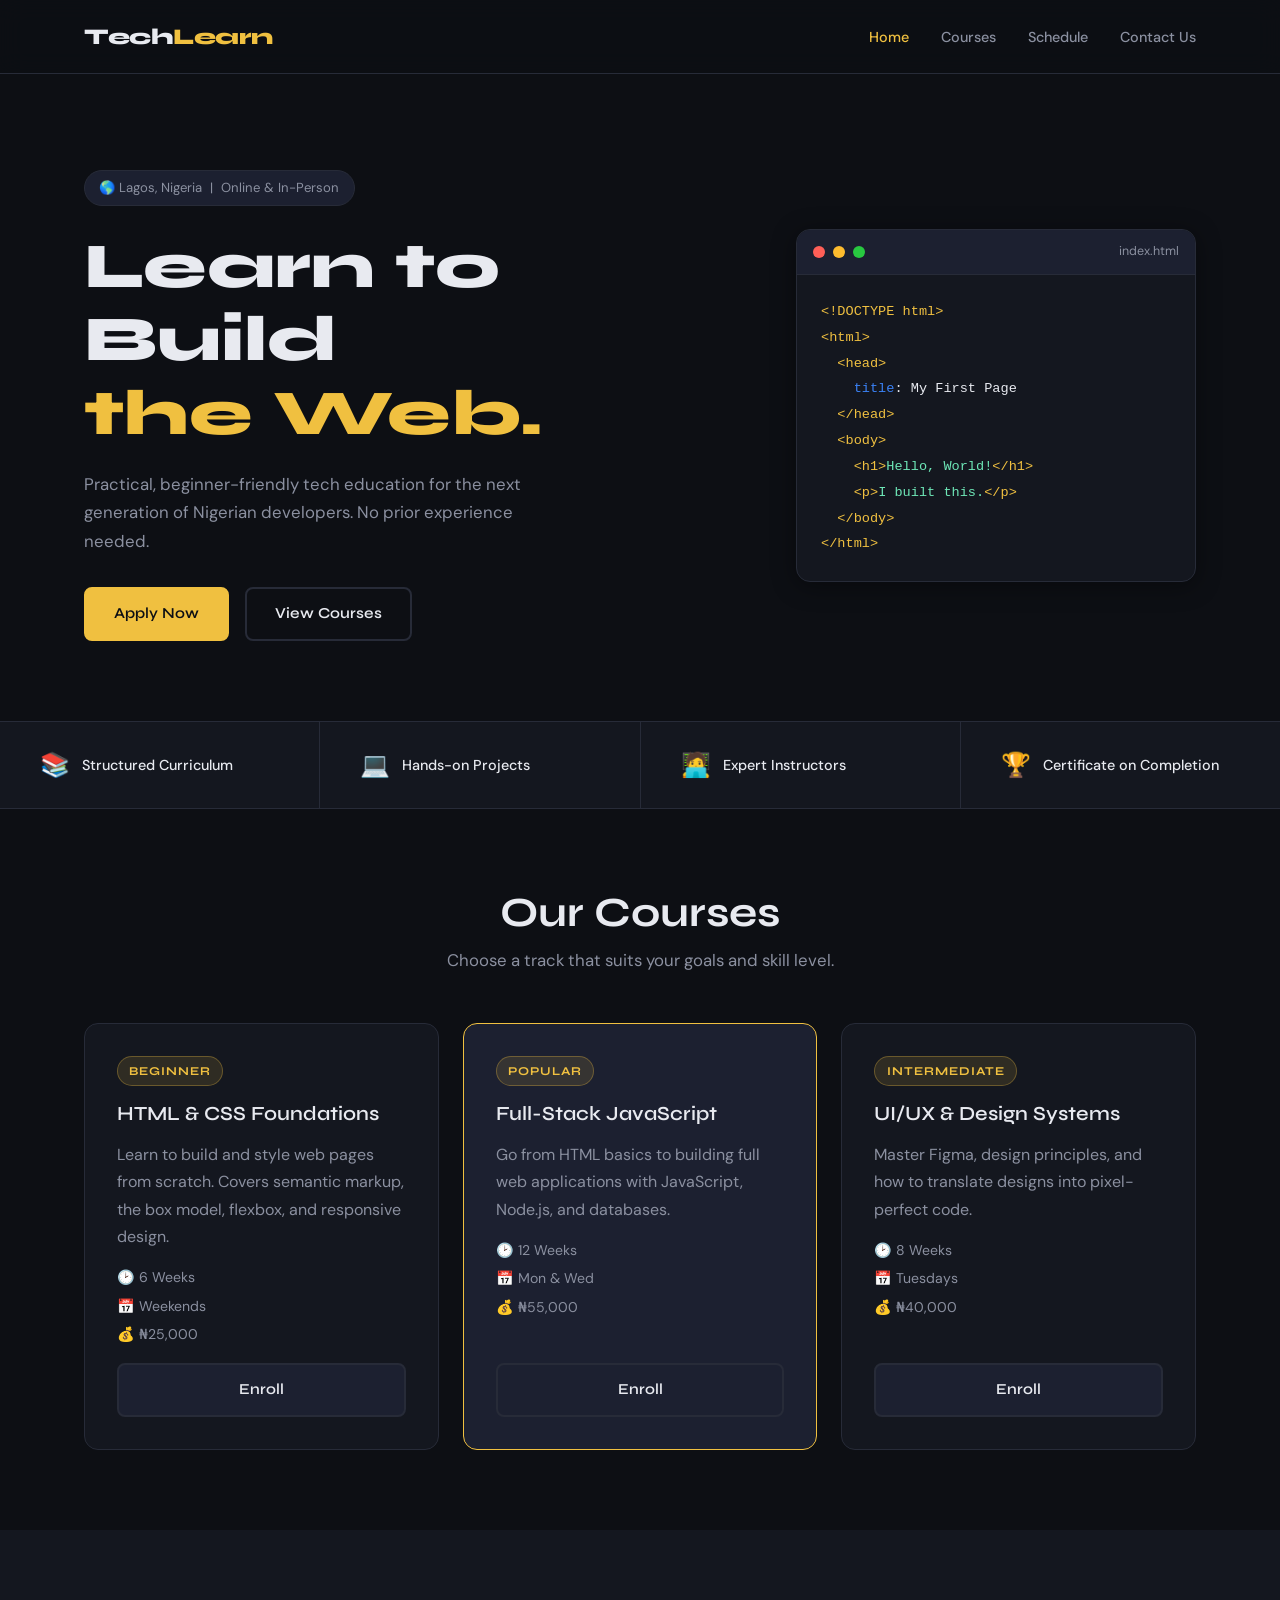
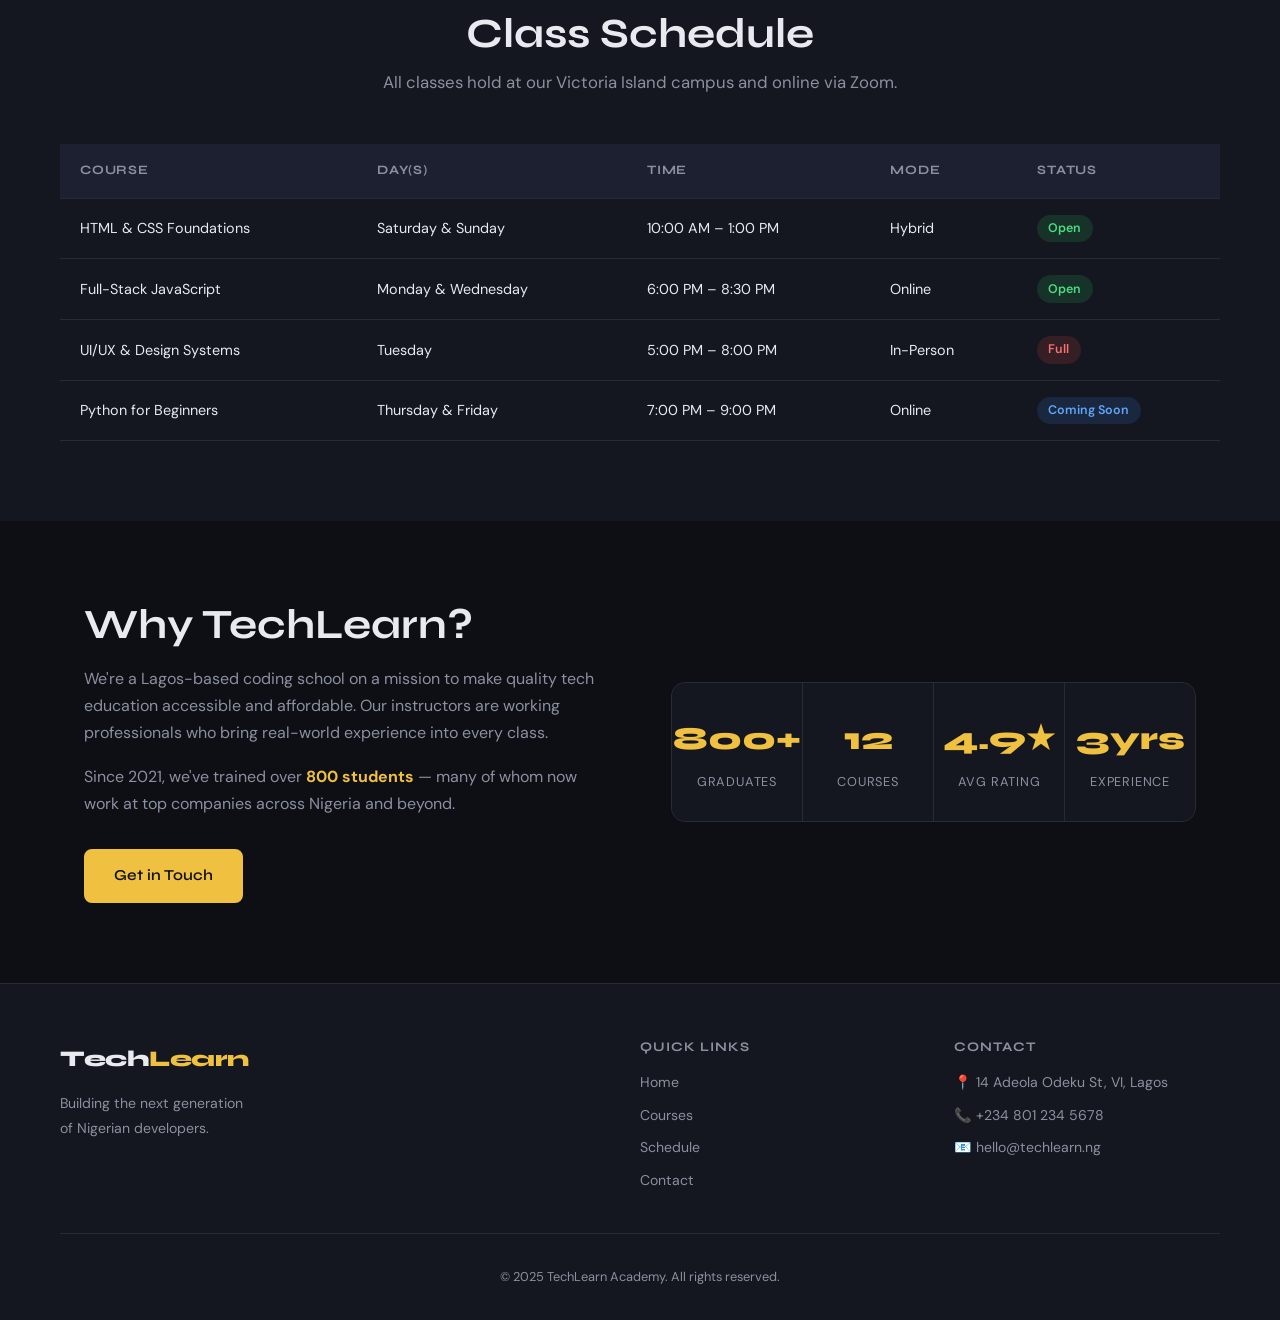
<file: index.html>
<!DOCTYPE html>
<html lang="en">
<head>
  <meta charset="UTF-8" />
  <meta name="viewport" content="width=device-width, initial-scale=1.0" />
  <title>TechLearn Academy – Home</title>
  <link rel="stylesheet" href="style.css" />
  <link href="https://fonts.googleapis.com/css2?family=Syne:wght@400;600;700;800&family=DM+Sans:ital,wght@0,300;0,400;0,500;1,300&display=swap" rel="stylesheet" />
</head>
<body>

  <!-- ========== HEADER / NAV (Week 2 – Semantic HTML) ========== -->
  <header class="site-header">
    <nav class="navbar">
      <a href="index.html" class="logo">Tech<span>Learn</span></a>
      <ul class="nav-links">
        <li><a href="index.html" class="active">Home</a></li>
        <li><a href="#courses">Courses</a></li>
        <li><a href="#schedule">Schedule</a></li>
        <li><a href="contact.html">Contact Us</a></li>
      </ul>
      <button class="hamburger" aria-label="Toggle menu">&#9776;</button>
    </nav>
  </header>

  <main>

    <!-- ========== HERO SECTION (Week 5 – Flexbox) ========== -->
    <section class="hero">
      <div class="hero-content">
        <p class="hero-tag">&#127758; Lagos, Nigeria &nbsp;|&nbsp; Online & In-Person</p>
        <h1>Learn to Build<br /><span>the Web.</span></h1>
        <p class="hero-sub">
          Practical, beginner-friendly tech education for the next generation
          of Nigerian developers. No prior experience needed.
        </p>
        <div class="hero-cta">
          <a href="contact.html" class="btn btn-primary">Apply Now</a>
          <a href="#courses" class="btn btn-outline">View Courses</a>
        </div>
      </div>
      <div class="hero-visual" aria-hidden="true">
        <div class="code-card">
          <div class="code-bar">
            <span class="dot red"></span>
            <span class="dot yellow"></span>
            <span class="dot green"></span>
            <span class="file-name">index.html</span>
          </div>
          <pre class="code-body"><code><span class="tag">&lt;!DOCTYPE html&gt;</span>
<span class="tag">&lt;html&gt;</span>
  <span class="tag">&lt;head&gt;</span>
    <span class="attr">title</span>: My First Page
  <span class="tag">&lt;/head&gt;</span>
  <span class="tag">&lt;body&gt;</span>
    <span class="tag">&lt;h1&gt;</span><span class="val">Hello, World!</span><span class="tag">&lt;/h1&gt;</span>
    <span class="tag">&lt;p&gt;</span><span class="val">I built this.</span><span class="tag">&lt;/p&gt;</span>
  <span class="tag">&lt;/body&gt;</span>
<span class="tag">&lt;/html&gt;</span></code></pre>
        </div>
      </div>
    </section>

    <!-- ========== FEATURES STRIP (Week 5 – Flexbox) ========== -->
    <section class="features-strip">
      <div class="feature-item">
        <span class="feature-icon">&#128218;</span>
        <p>Structured Curriculum</p>
      </div>
      <div class="feature-item">
        <span class="feature-icon">&#128187;</span>
        <p>Hands-on Projects</p>
      </div>
      <div class="feature-item">
        <span class="feature-icon">&#129489;&#8205;&#128187;</span>
        <p>Expert Instructors</p>
      </div>
      <div class="feature-item">
        <span class="feature-icon">&#127942;</span>
        <p>Certificate on Completion</p>
      </div>
    </section>

    <!-- ========== COURSES SECTION (Week 2 – Semantic HTML + Week 4 – Box Model) ========== -->
    <section class="courses" id="courses">
      <div class="section-header">
        <h2>Our Courses</h2>
        <p>Choose a track that suits your goals and skill level.</p>
      </div>
      <div class="course-cards">

        <article class="card">
          <div class="card-badge">Beginner</div>
          <h3>HTML &amp; CSS Foundations</h3>
          <p>Learn to build and style web pages from scratch. Covers semantic markup, the box model, flexbox, and responsive design.</p>
          <ul class="card-meta">
            <li>&#128337; 6 Weeks</li>
            <li>&#128197; Weekends</li>
            <li>&#128176; ₦25,000</li>
          </ul>
          <a href="contact.html" class="btn btn-card">Enroll</a>
        </article>

        <article class="card card-featured">
          <div class="card-badge">Popular</div>
          <h3>Full-Stack JavaScript</h3>
          <p>Go from HTML basics to building full web applications with JavaScript, Node.js, and databases.</p>
          <ul class="card-meta">
            <li>&#128337; 12 Weeks</li>
            <li>&#128197; Mon &amp; Wed</li>
            <li>&#128176; ₦55,000</li>
          </ul>
          <a href="contact.html" class="btn btn-card">Enroll</a>
        </article>

        <article class="card">
          <div class="card-badge">Intermediate</div>
          <h3>UI/UX &amp; Design Systems</h3>
          <p>Master Figma, design principles, and how to translate designs into pixel-perfect code.</p>
          <ul class="card-meta">
            <li>&#128337; 8 Weeks</li>
            <li>&#128197; Tuesdays</li>
            <li>&#128176; ₦40,000</li>
          </ul>
          <a href="contact.html" class="btn btn-card">Enroll</a>
        </article>

      </div>
    </section>

    <!-- ========== SCHEDULE TABLE (Week 3 – Tables) ========== -->
    <section class="schedule" id="schedule">
      <div class="section-header">
        <h2>Class Schedule</h2>
        <p>All classes hold at our Victoria Island campus and online via Zoom.</p>
      </div>
      <div class="table-wrapper">
        <table>
          <thead>
            <tr>
              <th>Course</th>
              <th>Day(s)</th>
              <th>Time</th>
              <th>Mode</th>
              <th>Status</th>
            </tr>
          </thead>
          <tbody>
            <tr>
              <td>HTML &amp; CSS Foundations</td>
              <td>Saturday &amp; Sunday</td>
              <td>10:00 AM – 1:00 PM</td>
              <td>Hybrid</td>
              <td><span class="status open">Open</span></td>
            </tr>
            <tr>
              <td>Full-Stack JavaScript</td>
              <td>Monday &amp; Wednesday</td>
              <td>6:00 PM – 8:30 PM</td>
              <td>Online</td>
              <td><span class="status open">Open</span></td>
            </tr>
            <tr>
              <td>UI/UX &amp; Design Systems</td>
              <td>Tuesday</td>
              <td>5:00 PM – 8:00 PM</td>
              <td>In-Person</td>
              <td><span class="status full">Full</span></td>
            </tr>
            <tr>
              <td>Python for Beginners</td>
              <td>Thursday &amp; Friday</td>
              <td>7:00 PM – 9:00 PM</td>
              <td>Online</td>
              <td><span class="status soon">Coming Soon</span></td>
            </tr>
          </tbody>
        </table>
      </div>
    </section>

    <!-- ========== ABOUT (Week 2 – Semantic HTML) ========== -->
    <section class="about">
      <div class="about-text">
        <h2>Why TechLearn?</h2>
        <p>
          We're a Lagos-based coding school on a mission to make quality tech education
          accessible and affordable. Our instructors are working professionals who bring
          real-world experience into every class.
        </p>
        <p>
          Since 2021, we've trained over <strong>800 students</strong> — many of whom now
          work at top companies across Nigeria and beyond.
        </p>
        <a href="contact.html" class="btn btn-primary">Get in Touch</a>
      </div>
      <div class="about-stats">
        <div class="stat">
          <span class="stat-num">800+</span>
          <span class="stat-label">Graduates</span>
        </div>
        <div class="stat">
          <span class="stat-num">12</span>
          <span class="stat-label">Courses</span>
        </div>
        <div class="stat">
          <span class="stat-num">4.9★</span>
          <span class="stat-label">Avg Rating</span>
        </div>
        <div class="stat">
          <span class="stat-num">3yrs</span>
          <span class="stat-label">Experience</span>
        </div>
      </div>
    </section>

  </main>

  <!-- ========== FOOTER (Week 2 – Semantic HTML) ========== -->
  <footer class="site-footer">
    <div class="footer-inner">
      <div class="footer-brand">
        <a href="index.html" class="logo">Tech<span>Learn</span></a>
        <p>Building the next generation<br />of Nigerian developers.</p>
      </div>
      <div class="footer-links">
        <h4>Quick Links</h4>
        <ul>
          <li><a href="index.html">Home</a></li>
          <li><a href="#courses">Courses</a></li>
          <li><a href="#schedule">Schedule</a></li>
          <li><a href="contact.html">Contact</a></li>
        </ul>
      </div>
      <div class="footer-links">
        <h4>Contact</h4>
        <ul>
          <li>&#128205; 14 Adeola Odeku St, VI, Lagos</li>
          <li>&#128222; +234 801 234 5678</li>
          <li>&#128231; hello@techlearn.ng</li>
        </ul>
      </div>
    </div>
    <p class="footer-copy">&copy; 2025 TechLearn Academy. All rights reserved.</p>
  </footer>

</body>
</html>
</file>
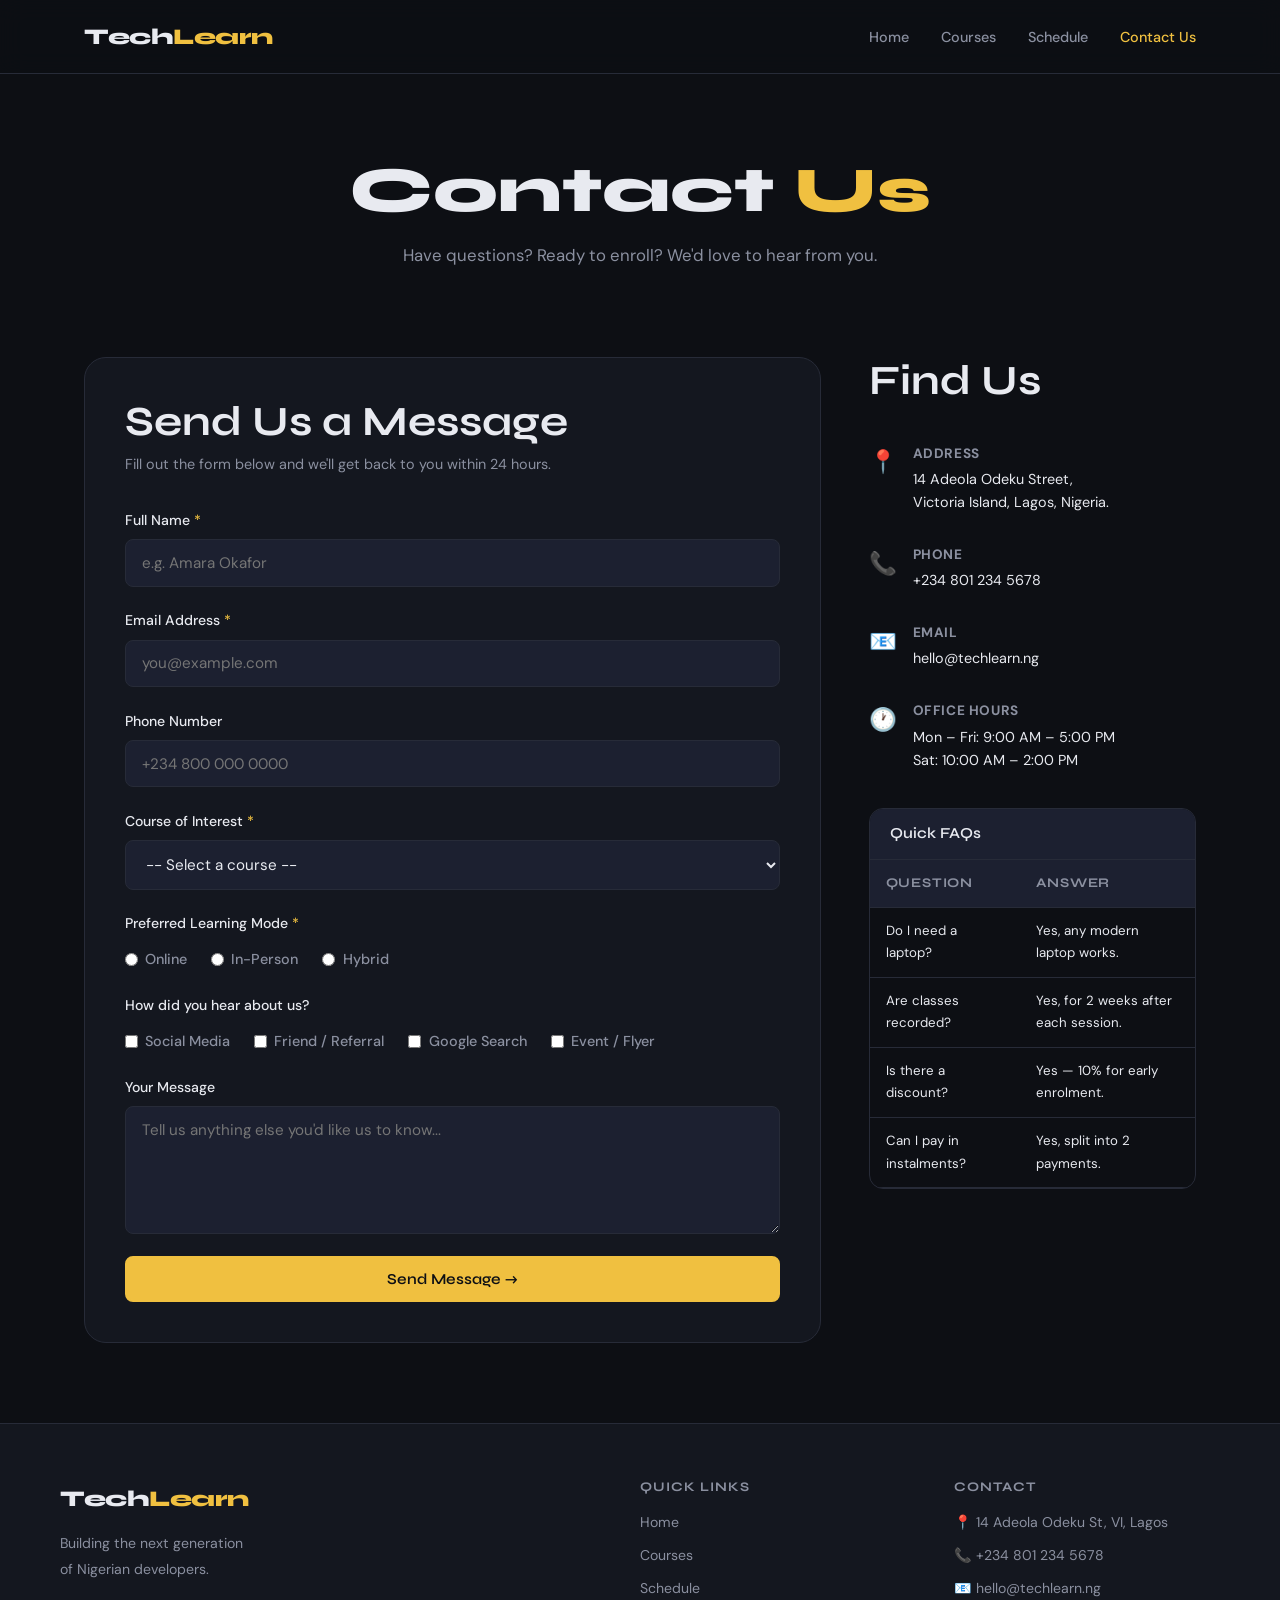
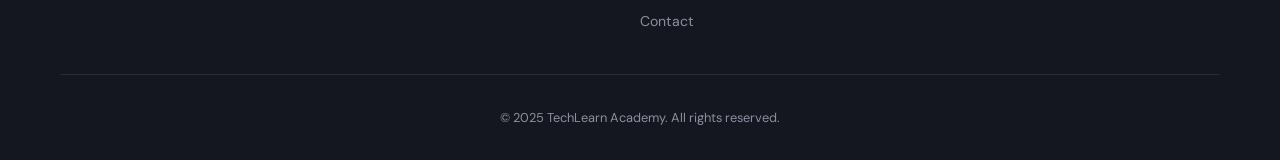
<file: contact.html>
<!DOCTYPE html>
<html lang="en">
<head>
  <meta charset="UTF-8" />
  <meta name="viewport" content="width=device-width, initial-scale=1.0" />
  <title>TechLearn Academy – Contact Us</title>
  <link rel="stylesheet" href="style.css" />
  <link href="https://fonts.googleapis.com/css2?family=Syne:wght@400;600;700;800&family=DM+Sans:ital,wght@0,300;0,400;0,500;1,300&display=swap" rel="stylesheet" />
</head>
<body>

  <!-- ========== HEADER / NAV (Week 2 – Semantic HTML, Week 3 – Links) ========== -->
  <header class="site-header">
    <nav class="navbar">
      <a href="index.html" class="logo">Tech<span>Learn</span></a>
      <ul class="nav-links">
        <li><a href="index.html">Home</a></li>
        <li><a href="index.html#courses">Courses</a></li>
        <li><a href="index.html#schedule">Schedule</a></li>
        <li><a href="contact.html" class="active">Contact Us</a></li>
      </ul>
      <button class="hamburger" aria-label="Toggle menu">&#9776;</button>
    </nav>
  </header>

  <main>

    <!-- ========== PAGE HERO ========== -->
    <section class="page-hero">
      <h1>Contact <span>Us</span></h1>
      <p>Have questions? Ready to enroll? We'd love to hear from you.</p>
    </section>

    <!-- ========== CONTACT LAYOUT (Week 5 – Flexbox + Week 6 – Responsive) ========== -->
    <section class="contact-section">

      <!-- ===== FORM (Week 3 – Forms) ===== -->
      <div class="contact-form-wrapper">
        <h2>Send Us a Message</h2>
        <p class="form-intro">Fill out the form below and we'll get back to you within 24 hours.</p>

        <form class="contact-form" action="#" method="POST">

          <!-- Full Name -->
          <div class="form-group">
            <label for="fullname">Full Name <span class="required">*</span></label>
            <input
              type="text"
              id="fullname"
              name="fullname"
              placeholder="e.g. Amara Okafor"
              required
            />
          </div>

          <!-- Email -->
          <div class="form-group">
            <label for="email">Email Address <span class="required">*</span></label>
            <input
              type="email"
              id="email"
              name="email"
              placeholder="you@example.com"
              required
            />
          </div>

          <!-- Phone -->
          <div class="form-group">
            <label for="phone">Phone Number</label>
            <input
              type="tel"
              id="phone"
              name="phone"
              placeholder="+234 800 000 0000"
            />
          </div>

          <!-- Course of Interest (select) -->
          <div class="form-group">
            <label for="course">Course of Interest <span class="required">*</span></label>
            <select id="course" name="course" required>
              <option value="" disabled selected>-- Select a course --</option>
              <option value="html-css">HTML &amp; CSS Foundations</option>
              <option value="fullstack">Full-Stack JavaScript</option>
              <option value="uiux">UI/UX &amp; Design Systems</option>
              <option value="python">Python for Beginners</option>
              <option value="other">Other / Not sure yet</option>
            </select>
          </div>

          <!-- Mode preference (radio) -->
          <div class="form-group">
            <label class="group-label">Preferred Learning Mode <span class="required">*</span></label>
            <div class="radio-group">
              <label class="radio-label">
                <input type="radio" name="mode" value="online" /> Online
              </label>
              <label class="radio-label">
                <input type="radio" name="mode" value="in-person" /> In-Person
              </label>
              <label class="radio-label">
                <input type="radio" name="mode" value="hybrid" /> Hybrid
              </label>
            </div>
          </div>

          <!-- How did you hear about us (checkboxes) -->
          <div class="form-group">
            <label class="group-label">How did you hear about us?</label>
            <div class="checkbox-group">
              <label class="check-label"><input type="checkbox" name="source" value="social" /> Social Media</label>
              <label class="check-label"><input type="checkbox" name="source" value="friend" /> Friend / Referral</label>
              <label class="check-label"><input type="checkbox" name="source" value="google" /> Google Search</label>
              <label class="check-label"><input type="checkbox" name="source" value="event" /> Event / Flyer</label>
            </div>
          </div>

          <!-- Message (textarea) -->
          <div class="form-group">
            <label for="message">Your Message</label>
            <textarea
              id="message"
              name="message"
              rows="5"
              placeholder="Tell us anything else you'd like us to know..."
            ></textarea>
          </div>

          <!-- Submit -->
          <button type="submit" class="btn btn-primary btn-full">Send Message &#8594;</button>

        </form>
      </div>

      <!-- ===== INFO PANEL ===== -->
      <aside class="contact-info">
        <h2>Find Us</h2>

        <div class="info-block">
          <span class="info-icon">&#128205;</span>
          <div>
            <strong>Address</strong>
            <p>14 Adeola Odeku Street,<br />Victoria Island, Lagos, Nigeria.</p>
          </div>
        </div>

        <div class="info-block">
          <span class="info-icon">&#128222;</span>
          <div>
            <strong>Phone</strong>
            <p><a href="tel:+2348012345678">+234 801 234 5678</a></p>
          </div>
        </div>

        <div class="info-block">
          <span class="info-icon">&#128231;</span>
          <div>
            <strong>Email</strong>
            <p><a href="mailto:hello@techlearn.ng">hello@techlearn.ng</a></p>
          </div>
        </div>

        <div class="info-block">
          <span class="info-icon">&#128336;</span>
          <div>
            <strong>Office Hours</strong>
            <p>Mon – Fri: 9:00 AM – 5:00 PM<br />Sat: 10:00 AM – 2:00 PM</p>
          </div>
        </div>

        <!-- FAQ mini-table (Week 3 – Tables) -->
        <div class="faq-table-wrapper">
          <h3>Quick FAQs</h3>
          <table class="faq-table">
            <thead>
              <tr>
                <th>Question</th>
                <th>Answer</th>
              </tr>
            </thead>
            <tbody>
              <tr>
                <td>Do I need a laptop?</td>
                <td>Yes, any modern laptop works.</td>
              </tr>
              <tr>
                <td>Are classes recorded?</td>
                <td>Yes, for 2 weeks after each session.</td>
              </tr>
              <tr>
                <td>Is there a discount?</td>
                <td>Yes — 10% for early enrolment.</td>
              </tr>
              <tr>
                <td>Can I pay in instalments?</td>
                <td>Yes, split into 2 payments.</td>
              </tr>
            </tbody>
          </table>
        </div>

      </aside>

    </section>
  </main>

  <!-- ========== FOOTER ========== -->
  <footer class="site-footer">
    <div class="footer-inner">
      <div class="footer-brand">
        <a href="index.html" class="logo">Tech<span>Learn</span></a>
        <p>Building the next generation<br />of Nigerian developers.</p>
      </div>
      <div class="footer-links">
        <h4>Quick Links</h4>
        <ul>
          <li><a href="index.html">Home</a></li>
          <li><a href="index.html#courses">Courses</a></li>
          <li><a href="index.html#schedule">Schedule</a></li>
          <li><a href="contact.html">Contact</a></li>
        </ul>
      </div>
      <div class="footer-links">
        <h4>Contact</h4>
        <ul>
          <li>&#128205; 14 Adeola Odeku St, VI, Lagos</li>
          <li>&#128222; +234 801 234 5678</li>
          <li>&#128231; hello@techlearn.ng</li>
        </ul>
      </div>
    </div>
    <p class="footer-copy">&copy; 2025 TechLearn Academy. All rights reserved.</p>
  </footer>

</body>
</html>
</file>
<file: style.css>
/* =============================================================
   TechLearn Academy – style.css
   Covers: CSS Fundamentals (Wk3), Box Model (Wk4),
           Flexbox (Wk5), Media Queries / Responsive (Wk5-6)
   ============================================================= */

/* ── CSS Custom Properties (Variables) ── */
:root {
  --clr-bg:        #0d0f14;
  --clr-surface:   #14171f;
  --clr-surface2:  #1c2030;
  --clr-accent:    #f0c040;
  --clr-accent2:   #3b82f6;
  --clr-text:      #e8eaf0;
  --clr-muted:     #8b90a0;
  --clr-border:    #272b38;

  --ff-display: 'Syne', sans-serif;
  --ff-body:    'DM Sans', sans-serif;

  --radius-sm: 8px;
  --radius-md: 14px;
  --radius-lg: 22px;

  --shadow: 0 4px 24px rgba(0,0,0,0.4);
  --transition: 0.25s ease;
}

/* ── Reset & Base (Week 3 – CSS Fundamentals) ── */
*, *::before, *::after {
  box-sizing: border-box;
  margin: 0;
  padding: 0;
}

html {
  scroll-behavior: smooth;
}

body {
  background-color: var(--clr-bg);
  color: var(--clr-text);
  font-family: var(--ff-body);
  font-size: 1rem;
  line-height: 1.7;
}

img {
  max-width: 100%;
  display: block;
}

a {
  color: inherit;
  text-decoration: none;
}

ul {
  list-style: none;
}

/* ── Typography (Week 3 – Fonts) ── */
h1, h2, h3, h4 {
  font-family: var(--ff-display);
  line-height: 1.15;
  color: var(--clr-text);
}

h1 { font-size: clamp(2.4rem, 6vw, 4rem); font-weight: 800; }
h2 { font-size: clamp(1.8rem, 4vw, 2.6rem); font-weight: 700; }
h3 { font-size: 1.25rem; font-weight: 600; }

p  { color: var(--clr-muted); }

/* ── Utility: Container ── */
.container {
  max-width: 1160px;
  margin-inline: auto;
  padding-inline: 1.5rem;
}

/* ── Buttons (Week 3 – Colors & Spacing, Week 4 – Box Model) ── */
.btn {
  display: inline-block;
  padding: 0.75rem 1.75rem;       /* padding = box model */
  border-radius: var(--radius-sm);
  font-family: var(--ff-display);
  font-size: 0.95rem;
  font-weight: 600;
  cursor: pointer;
  border: 2px solid transparent;
  transition: background-color var(--transition),
              color var(--transition),
              border-color var(--transition),
              transform var(--transition);
}

.btn:hover { transform: translateY(-2px); }

.btn-primary {
  background-color: var(--clr-accent);
  color: #0d0f14;
  border-color: var(--clr-accent);
}
.btn-primary:hover {
  background-color: transparent;
  color: var(--clr-accent);
}

.btn-outline {
  background-color: transparent;
  color: var(--clr-text);
  border-color: var(--clr-border);
}
.btn-outline:hover {
  border-color: var(--clr-accent);
  color: var(--clr-accent);
}

.btn-card {
  background-color: var(--clr-surface2);
  color: var(--clr-text);
  border-color: var(--clr-border);
  margin-top: auto;
  width: 100%;
  text-align: center;
}
.btn-card:hover {
  background-color: var(--clr-accent);
  color: #0d0f14;
  border-color: var(--clr-accent);
}

.btn-full { width: 100%; text-align: center; }


/* ============================================================
   HEADER & NAVIGATION
   Week 2 – Semantic HTML | Week 5 – Flexbox
   ============================================================ */
.site-header {
  position: sticky;
  top: 0;
  z-index: 100;
  background-color: rgba(13, 15, 20, 0.92);
  backdrop-filter: blur(12px);
  border-bottom: 1px solid var(--clr-border);
}

.navbar {
  display: flex;               /* Flexbox */
  align-items: center;
  justify-content: space-between;
  max-width: 1160px;
  margin-inline: auto;
  padding: 1.1rem 1.5rem;
}

.logo {
  font-family: var(--ff-display);
  font-size: 1.4rem;
  font-weight: 800;
  letter-spacing: -0.5px;
  color: var(--clr-text);
}
.logo span { color: var(--clr-accent); }

.nav-links {
  display: flex;
  gap: 2rem;
}
.nav-links a {
  font-size: 0.9rem;
  font-weight: 500;
  color: var(--clr-muted);
  transition: color var(--transition);
}
.nav-links a:hover,
.nav-links a.active { color: var(--clr-accent); }

.hamburger {
  display: none;
  background: none;
  border: none;
  color: var(--clr-text);
  font-size: 1.5rem;
  cursor: pointer;
}


/* ============================================================
   HERO SECTION
   Week 5 – Flexbox | Week 4 – Box Model
   ============================================================ */
.hero {
  display: flex;              /* Flexbox */
  align-items: center;
  justify-content: space-between;
  gap: 3rem;
  max-width: 1160px;
  margin-inline: auto;
  padding: 6rem 1.5rem 5rem;  /* padding = box model */
}

.hero-content { flex: 1; }

.hero-tag {
  display: inline-block;
  background-color: var(--clr-surface2);
  color: var(--clr-muted);
  font-size: 0.82rem;
  padding: 0.35rem 0.9rem;
  border-radius: 100px;
  margin-bottom: 1.5rem;
  border: 1px solid var(--clr-border);
}

.hero h1 span { color: var(--clr-accent); }

.hero-sub {
  margin-top: 1.2rem;
  font-size: 1.05rem;
  max-width: 480px;
}

.hero-cta {
  display: flex;              /* Flexbox */
  gap: 1rem;
  margin-top: 2rem;
  flex-wrap: wrap;
}

/* Code card visual */
.hero-visual { flex: 1; display: flex; justify-content: flex-end; }

.code-card {
  background-color: var(--clr-surface);
  border: 1px solid var(--clr-border);
  border-radius: var(--radius-md);
  overflow: hidden;
  width: 100%;
  max-width: 400px;
  box-shadow: var(--shadow);    /* box-shadow = box model extra */
}

.code-bar {
  display: flex;
  align-items: center;
  gap: 0.5rem;
  padding: 0.7rem 1rem;
  background-color: var(--clr-surface2);
  border-bottom: 1px solid var(--clr-border);
}

.dot {
  width: 12px;
  height: 12px;
  border-radius: 50%;           /* border-radius = box model */
}
.dot.red    { background: #ff5f57; }
.dot.yellow { background: #febc2e; }
.dot.green  { background: #28c840; }

.file-name {
  font-size: 0.78rem;
  color: var(--clr-muted);
  margin-left: auto;
}

.code-body {
  padding: 1.5rem;              /* padding = box model */
  font-size: 0.85rem;
  font-family: 'Courier New', monospace;
  line-height: 1.9;
}

.code-body .tag  { color: #f0c040; }
.code-body .attr { color: #3b82f6; }
.code-body .val  { color: #6ee7b7; }


/* ============================================================
   FEATURES STRIP
   Week 5 – Flexbox | Week 4 – Box Model
   ============================================================ */
.features-strip {
  display: flex;              /* Flexbox */
  justify-content: center;
  flex-wrap: wrap;
  gap: 0;
  border-top: 1px solid var(--clr-border);
  border-bottom: 1px solid var(--clr-border);
  background-color: var(--clr-surface);
}

.feature-item {
  display: flex;
  align-items: center;
  gap: 0.75rem;
  padding: 1.4rem 2.5rem;      /* padding = box model */
  border-right: 1px solid var(--clr-border);
  flex: 1;
  min-width: 200px;
}
.feature-item:last-child { border-right: none; }

.feature-icon { font-size: 1.5rem; }
.feature-item p { color: var(--clr-text); font-size: 0.9rem; font-weight: 500; }


/* ============================================================
   SECTION HEADER
   ============================================================ */
.section-header {
  text-align: center;
  margin-bottom: 3rem;
}
.section-header p {
  margin-top: 0.6rem;
  font-size: 1.05rem;
}


/* ============================================================
   COURSES SECTION
   Week 4 – Box Model | Week 5 – Flexbox
   ============================================================ */
.courses {
  max-width: 1160px;
  margin-inline: auto;
  padding: 5rem 1.5rem;
}

.course-cards {
  display: flex;              /* Flexbox */
  gap: 1.5rem;
  flex-wrap: wrap;
}

/* Card = box model showcase: padding, border, margin */
.card {
  flex: 1;
  min-width: 260px;
  background-color: var(--clr-surface);
  border: 1px solid var(--clr-border);
  border-radius: var(--radius-md);
  padding: 2rem;               /* padding */
  display: flex;
  flex-direction: column;
  gap: 1rem;
  transition: border-color var(--transition), transform var(--transition);
}
.card:hover {
  border-color: var(--clr-accent2);
  transform: translateY(-4px);
}

.card-featured {
  border-color: var(--clr-accent);
  background-color: var(--clr-surface2);
}

.card-badge {
  display: inline-block;
  font-size: 0.75rem;
  font-weight: 700;
  font-family: var(--ff-display);
  text-transform: uppercase;
  letter-spacing: 1px;
  color: var(--clr-accent);
  background-color: rgba(240,192,64,0.12);
  padding: 0.25rem 0.7rem;     /* padding = box model */
  border-radius: 100px;
  border: 1px solid rgba(240,192,64,0.3);
  width: fit-content;
}

.card-meta {
  display: flex;
  flex-direction: column;
  gap: 0.3rem;
  font-size: 0.88rem;
  color: var(--clr-muted);
}


/* ============================================================
   SCHEDULE TABLE
   Week 3 – Tables | Week 4 – Box Model
   ============================================================ */
.schedule {
  background-color: var(--clr-surface);
  padding: 5rem 1.5rem;
}
.schedule .section-header,
.schedule .table-wrapper {
  max-width: 1160px;
  margin-inline: auto;
}

.table-wrapper { overflow-x: auto; }  /* horizontal scroll on small screens */

table {
  width: 100%;
  border-collapse: collapse;
  font-size: 0.9rem;
}

thead {
  background-color: var(--clr-surface2);
}

th, td {
  padding: 1rem 1.25rem;        /* padding = box model */
  text-align: left;
  border-bottom: 1px solid var(--clr-border);
}

th {
  font-family: var(--ff-display);
  font-size: 0.8rem;
  font-weight: 700;
  text-transform: uppercase;
  letter-spacing: 0.8px;
  color: var(--clr-muted);
}

tbody tr:hover { background-color: var(--clr-surface2); }

.status {
  display: inline-block;
  padding: 0.2rem 0.7rem;
  border-radius: 100px;
  font-size: 0.78rem;
  font-weight: 600;
}
.status.open  { background: rgba(40,200,100,0.15); color: #4ade80; }
.status.full  { background: rgba(239,68,68,0.15);  color: #f87171; }
.status.soon  { background: rgba(59,130,246,0.15); color: #60a5fa; }


/* ============================================================
   ABOUT SECTION
   Week 2 – Semantic | Week 5 – Flexbox
   ============================================================ */
.about {
  display: flex;
  align-items: center;
  gap: 4rem;
  max-width: 1160px;
  margin-inline: auto;
  padding: 5rem 1.5rem;
  flex-wrap: wrap;
}

.about-text { flex: 1; min-width: 280px; }
.about-text h2 { margin-bottom: 1rem; }
.about-text p  { margin-bottom: 1rem; }
.about-text .btn { margin-top: 1rem; }
.about-text strong { color: var(--clr-accent); }

.about-stats {
  flex: 1;
  min-width: 260px;
  display: flex;
  flex-wrap: wrap;
  gap: 1px;
  border: 1px solid var(--clr-border);
  border-radius: var(--radius-md);
  overflow: hidden;
  background-color: var(--clr-border);
}

.stat {
  flex: 1;
  min-width: 120px;
  background-color: var(--clr-surface);
  padding: 1.8rem 1rem;          /* padding = box model */
  display: flex;
  flex-direction: column;
  align-items: center;
  gap: 0.3rem;
  text-align: center;
}

.stat-num {
  font-family: var(--ff-display);
  font-size: 2rem;
  font-weight: 800;
  color: var(--clr-accent);
}
.stat-label {
  font-size: 0.8rem;
  color: var(--clr-muted);
  text-transform: uppercase;
  letter-spacing: 0.8px;
}


/* ============================================================
   FOOTER
   Week 2 – Semantic | Week 5 – Flexbox
   ============================================================ */
.site-footer {
  background-color: var(--clr-surface);
  border-top: 1px solid var(--clr-border);
  padding: 3.5rem 1.5rem 2rem;
}

.footer-inner {
  display: flex;              /* Flexbox */
  gap: 3rem;
  flex-wrap: wrap;
  max-width: 1160px;
  margin-inline: auto;
  margin-bottom: 2.5rem;
}

.footer-brand { flex: 2; min-width: 200px; }
.footer-brand p {
  margin-top: 0.8rem;
  font-size: 0.88rem;
  line-height: 1.8;
}

.footer-links { flex: 1; min-width: 140px; }
.footer-links h4 {
  font-family: var(--ff-display);
  font-size: 0.82rem;
  text-transform: uppercase;
  letter-spacing: 1px;
  color: var(--clr-muted);
  margin-bottom: 1rem;
}
.footer-links ul { display: flex; flex-direction: column; gap: 0.55rem; }
.footer-links li,
.footer-links a {
  font-size: 0.88rem;
  color: var(--clr-muted);
  transition: color var(--transition);
}
.footer-links a:hover { color: var(--clr-accent); }

.footer-copy {
  text-align: center;
  font-size: 0.8rem;
  color: var(--clr-muted);
  padding-top: 2rem;
  border-top: 1px solid var(--clr-border);
  max-width: 1160px;
  margin-inline: auto;
}


/* ============================================================
   PAGE HERO (Contact page)
   ============================================================ */
.page-hero {
  text-align: center;
  padding: 5rem 1.5rem 3.5rem;
  max-width: 700px;
  margin-inline: auto;
}
.page-hero h1 span { color: var(--clr-accent); }
.page-hero p { margin-top: 0.8rem; font-size: 1.05rem; }


/* ============================================================
   CONTACT SECTION (contact.html)
   Week 3 – Forms | Week 5 – Flexbox | Week 4 – Box Model
   ============================================================ */
.contact-section {
  display: flex;              /* Flexbox */
  align-items: flex-start;
  gap: 3rem;
  max-width: 1160px;
  margin-inline: auto;
  padding: 2rem 1.5rem 5rem;
  flex-wrap: wrap;
}

/* ── Form Wrapper ── */
.contact-form-wrapper {
  flex: 2;
  min-width: 300px;
  background-color: var(--clr-surface);
  border: 1px solid var(--clr-border);
  border-radius: var(--radius-lg);
  padding: 2.5rem;             /* padding = box model */
}

.contact-form-wrapper h2 { margin-bottom: 0.4rem; }
.form-intro { margin-bottom: 2rem; font-size: 0.9rem; }

/* ── Form Elements (Week 3 – Forms) ── */
.contact-form { display: flex; flex-direction: column; gap: 1.4rem; }

.form-group { display: flex; flex-direction: column; gap: 0.4rem; }

label {
  font-size: 0.88rem;
  font-weight: 500;
  color: var(--clr-text);
}
.group-label { font-size: 0.88rem; font-weight: 500; color: var(--clr-text); }

.required { color: var(--clr-accent); }

input[type="text"],
input[type="email"],
input[type="tel"],
select,
textarea {
  /* Box Model: padding, border, border-radius */
  width: 100%;
  padding: 0.8rem 1rem;
  border: 1px solid var(--clr-border);
  border-radius: var(--radius-sm);
  background-color: var(--clr-surface2);
  color: var(--clr-text);
  font-family: var(--ff-body);
  font-size: 0.95rem;
  outline: none;
  transition: border-color var(--transition);
}

input:focus,
select:focus,
textarea:focus {
  border-color: var(--clr-accent);
}

select option { background-color: var(--clr-surface2); }
textarea { resize: vertical; }

/* Radio & Checkbox groups */
.radio-group,
.checkbox-group {
  display: flex;
  flex-wrap: wrap;
  gap: 0.75rem 1.5rem;
  margin-top: 0.3rem;
}

.radio-label,
.check-label {
  display: flex;
  align-items: center;
  gap: 0.45rem;
  font-size: 0.9rem;
  color: var(--clr-muted);
  cursor: pointer;
}

input[type="radio"],
input[type="checkbox"] {
  width: auto;
  accent-color: var(--clr-accent);
  cursor: pointer;
}

/* ── Info Panel ── */
.contact-info {
  flex: 1;
  min-width: 260px;
  display: flex;
  flex-direction: column;
  gap: 1.8rem;
}

.contact-info h2 { margin-bottom: 0.5rem; }

.info-block {
  display: flex;
  gap: 1rem;
  align-items: flex-start;
}

.info-icon {
  font-size: 1.4rem;
  margin-top: 0.1rem;
  flex-shrink: 0;
}

.info-block strong {
  display: block;
  font-size: 0.85rem;
  text-transform: uppercase;
  letter-spacing: 0.6px;
  color: var(--clr-muted);
  margin-bottom: 0.2rem;
}

.info-block p,
.info-block a {
  font-size: 0.9rem;
  color: var(--clr-text);
  line-height: 1.6;
}

.info-block a:hover { color: var(--clr-accent); }

/* FAQ table on contact page */
.faq-table-wrapper {
  margin-top: 0.5rem;
  border: 1px solid var(--clr-border);
  border-radius: var(--radius-md);
  overflow: hidden;
}

.faq-table-wrapper h3 {
  font-size: 0.95rem;
  padding: 1rem 1.25rem;
  background-color: var(--clr-surface2);
  border-bottom: 1px solid var(--clr-border);
}

.faq-table th,
.faq-table td {
  padding: 0.75rem 1rem;
  font-size: 0.83rem;
}

.faq-table thead { background-color: var(--clr-surface2); }


/* ============================================================
   MEDIA QUERIES – RESPONSIVE DESIGN
   Week 5 – Media Queries | Week 6 – Responsive
   ============================================================ */

/* Tablet: ≤ 900px */
@media (max-width: 900px) {
  .hero {
    flex-direction: column;
    text-align: center;
    padding: 4rem 1.5rem;
  }
  .hero-sub { max-width: 100%; }
  .hero-cta { justify-content: center; }
  .hero-visual { justify-content: center; }

  .about {
    flex-direction: column;
    text-align: center;
  }
  .about-text .btn { margin-inline: auto; }

  .feature-item { padding: 1.2rem 1.5rem; }
}

/* Mobile: ≤ 640px */
@media (max-width: 640px) {
  /* Navigation collapses */
  .nav-links { display: none; }
  .hamburger { display: block; }

  /* Hero */
  .hero { padding: 3rem 1rem; }
  .code-card { max-width: 100%; }

  /* Feature strip stacks */
  .features-strip { flex-direction: column; }
  .feature-item { border-right: none; border-bottom: 1px solid var(--clr-border); }
  .feature-item:last-child { border-bottom: none; }

  /* Course cards stack */
  .course-cards { flex-direction: column; }

  /* Table scrolls horizontally */
  .table-wrapper { overflow-x: auto; }

  /* Stats grid: 2 columns */
  .stat { min-width: 50%; }

  /* Contact layout stacks */
  .contact-section { flex-direction: column; }
  .contact-form-wrapper { padding: 1.5rem; }

  /* Footer stacks */
  .footer-inner { flex-direction: column; gap: 2rem; }

  /* Buttons full width on tiny screens */
  .hero-cta .btn { width: 100%; text-align: center; }
}
</file>
